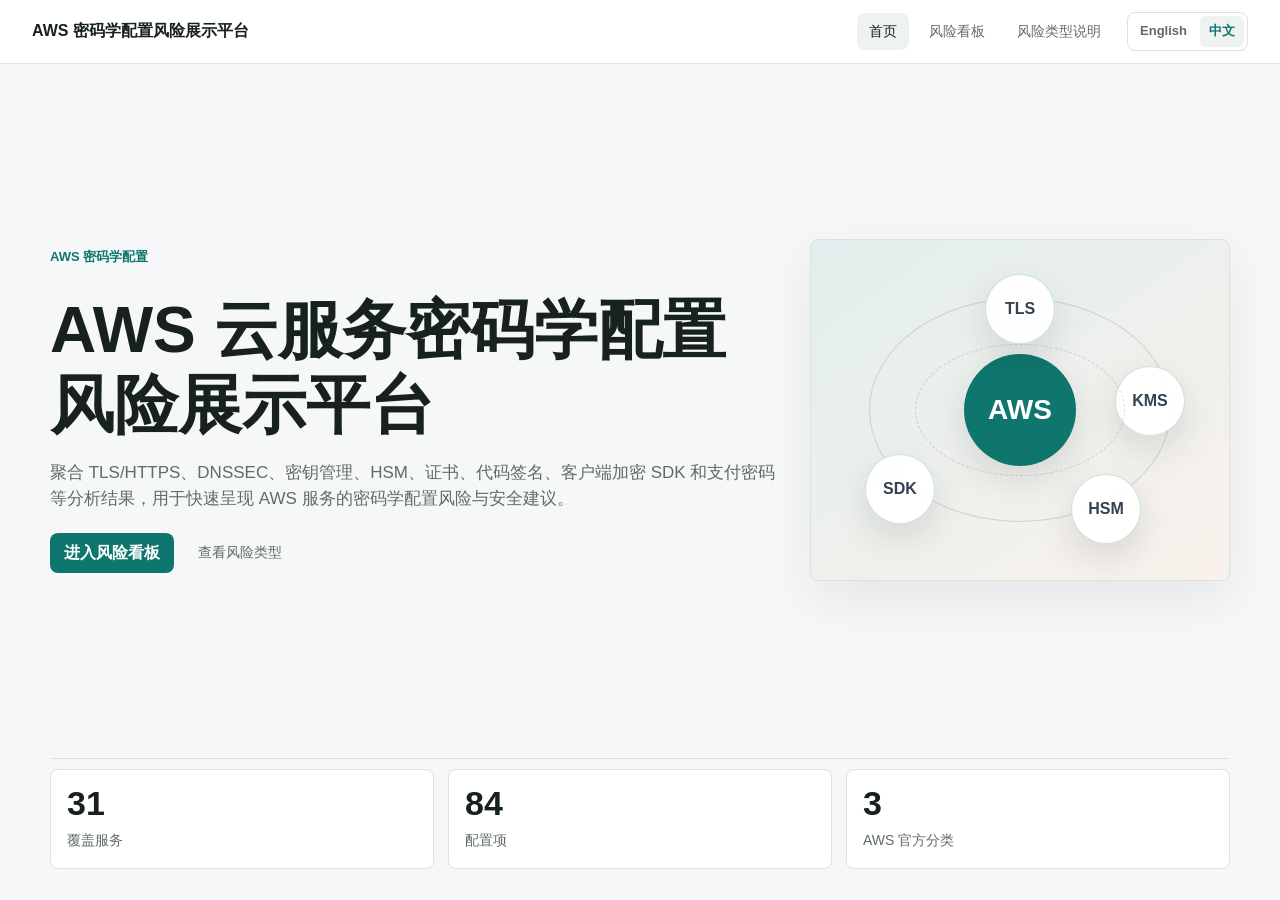
<file: index.html>
<!doctype html>
<html lang="zh-CN">
  <head>
    <meta charset="utf-8" />
    <meta name="viewport" content="width=device-width, initial-scale=1" />
    <title>AWS 密码学配置风险展示平台</title>
    <link rel="stylesheet" href="./styles.css" />
  </head>
  <body>
    <header class="topbar">
      <a class="brand" href="#/">AWS 密码学配置风险展示平台</a>
      <div class="topbar-actions">
        <nav class="nav" aria-label="导航"></nav>
        <div class="language-switcher" role="group" aria-label="Language">
          <a href="./index-en.html" data-lang-page="en">English</a>
          <a href="./index.html" data-lang-page="zh">中文</a>
        </div>
      </div>
    </header>

    <main id="app" class="app" aria-live="polite"></main>

    <script>
      window.APP_CONFIG = {
        lang: "zh-CN",
        langKey: "zh",
        title: "AWS 密码学配置风险展示平台",
        languagePages: {
          en: "./index-en.html",
          zh: "./index.html",
        },
        data: {
          services: "./data/new_services.json",
          items: "./data/new_config_items.json",
          riskTypes: "./data/new_risk_types.json",
        },
        categoryOverrides: {
          kms: "Cryptography & PKI",
          cloudhsm: "Cryptography & PKI",
          "aws-encryption-sdk": "Cryptography & PKI",
          "aws-database-encryption-sdk": "Cryptography & PKI",
          "s3-encryption-client": "Cryptography & PKI",
          signer: "Security, Identity, & Compliance",
          acm: "Security, Identity, & Compliance",
          "payment-cryptography": "Security, Identity, & Compliance",
        },
        filters: {
          awsCategories: [
            { value: "all", label: "全部" },
            { value: "Networking & Content Delivery", label: "Networking & Content Delivery" },
            { value: "Cryptography & PKI", label: "Cryptography & PKI" },
            { value: "Security, Identity, & Compliance", label: "Security, Identity, & Compliance" },
          ],
          cryptoGroups: [
            { value: "all", label: "全部" },
            { value: "TLS / 安全策略", label: "TLS / 安全策略" },
            { value: "DNSSEC / 完整性", label: "DNSSEC / 完整性" },
            { value: "网络连接安全", label: "网络连接安全" },
            { value: "VPN", label: "VPN" },
            { value: "密钥管理", label: "密钥管理" },
            { value: "身份与凭据安全", label: "身份与凭据安全" },
            { value: "数据保护", label: "数据保护" },
            { value: "安全监测与合规", label: "安全监测与合规" },
            { value: "HSM / 硬件密码模块", label: "HSM / 硬件密码模块" },
            { value: "证书管理", label: "证书管理" },
            { value: "代码签名", label: "代码签名" },
            { value: "客户端加密 SDK", label: "客户端加密 SDK" },
            { value: "支付密码", label: "支付密码" },
          ],
          statuses: [
            { value: "all", label: "全部" },
            { value: "可配置", label: "可配置" },
            { value: "部分可配置", label: "部分可配置" },
            { value: "不可配置", label: "不可配置" },
          ],
        },
        labels: {
          navCover: "首页",
          navDashboard: "风险看板",
          navRiskTypes: "风险类型说明",
          coverEyebrow: "AWS 密码学配置",
          coverTitle: "AWS 云服务密码学配置风险展示平台",
          coverCopy: "聚合 TLS/HTTPS、DNSSEC、密钥管理、HSM、证书、代码签名、客户端加密 SDK 和支付密码等分析结果，用于快速呈现 AWS 服务的密码学配置风险与安全建议。",
          enterDashboard: "进入风险看板",
          viewRiskTypes: "查看风险类型",
          servicesCovered: "覆盖服务",
          configItems: "配置项",
          officialCategories: "AWS 官方分类",
          dashboardTitle: "按 AWS 官方分类组织的密码学配置风险看板",
          dashboardCopy: "以 AWS 官方服务分类作为一级分组，同时保留 TLS、DNSSEC、密钥管理、HSM、证书、代码签名和客户端加密 SDK 等密码学维度。",
          services: "服务",
          awsServiceCategory: "AWS 服务分类",
          cryptoDimension: "密码学维度",
          controllability: "配置可控性",
          searchLabel: "搜索服务 / 密码学维度",
          searchPlaceholder: "输入 CloudFront、ACM、TLS、KMS、客户端加密 SDK...",
          sortLabel: "排序方式",
          sortRiskFirst: "高风险优先",
          sortName: "服务名称 A-Z",
          clearFilters: "清空筛选",
          riskCounts: "风险数量",
          serviceOverview: "服务风险总览",
          matchingSummary: (count, page, pages) => `共 ${count} 个服务匹配当前条件，当前第 ${page} / ${pages} 页。`,
          emptyResults: "没有匹配的服务。可以清空搜索词，或切换到“全部”分类。",
          previous: "上一页",
          next: "下一页",
          paginationLabel: "服务列表分页",
          viewDetails: "查看详情",
          backDashboard: "返回风险看板",
          serviceNotFound: (id) => `未找到 service_id 为 ${id} 的服务。`,
          riskFocus: "主要风险关注点",
          noConfigRisk: "该服务暂无配置项风险，属于说明性展示。",
          awsCategory: "AWS 服务分类",
          cryptoCategory: "密码学类别",
          mainFocus: "主要关注",
          configurationItems: "配置项",
          configurationItem: "配置项",
          apiEndpoint: "API / 端点",
          recommendedValues: "推荐值",
          riskyValues: "风险值",
          riskLevel: "风险级别",
          riskLevel_high: "高",
          riskLevel_medium: "中",
          riskLevel_low: "低",
          references: "参考文档",
          action: "操作",
          expand: "展开",
          collapse: "收起",
          riskReason: "风险原因",
          securityValueReason: "安全价值原因",
          noItems: "该服务当前没有列出直接由用户配置的密码学配置项，属于说明性条目；应在相关 API TLS、DNSSEC 或下游服务加密控制中落实治理。",
          referenceLink: "AWS 官方文档",
          riskTaxonomyTitle: "风险类型说明",
          riskTaxonomyCopy: "汇总密码学配置风险类型、相关 AWS 服务、典型风险值和推荐整改方向。",
          naTitle: "如何理解 N/A 和不可配置服务",
          naCopy: "部分服务本身不提供 TLS policy、cipher suite 或 KMS key 配置入口，例如 Cloud Map。平台仍保留这些服务，用于澄清加密边界，并提示应关注 API TLS、Route 53 DNSSEC、PrivateLink 或下游服务 TLS 等相邻控制。",
          riskTypeList: "支持的风险类型",
          riskTypeSummary: (count, page, pages) => `共 ${count} 类风险，当前第 ${page} / ${pages} 页。`,
          riskTypePaginationLabel: "风险类型分页",
          relatedServices: "相关服务：",
          typicalRiskyValues: "典型风险值：",
          recommendedDirection: "推荐方向：",
          groupGuide: "服务分组说明",
          fieldGuide: "数据字段说明",
          standardGuide: "风险判断说明",
          showMore: (count) => `展开 ${count}`,
          showLess: "收起",
          loadError: "加载数据失败。请通过本地 HTTP 服务运行项目，以便浏览器读取 JSON 文件。",
          coverGraphicLabel: "AWS 密码学风险封面图",
          platformSummaryLabel: "平台汇总",
          platformMetricsLabel: "平台指标",
          serviceFiltersLabel: "服务筛选",
          serviceCardsLabel: "服务卡片",
          riskTaxonomyEyebrow: "风险类型",
        },
        guides: {
          groupHeaders: ["密码学维度", "说明", "相关服务"],
          groupRows: [
            ["TLS / 安全策略", "TLS 协议版本、HTTPS listener、viewer security policy 与 TLS 终止点。", "CloudFront、ALB、NLB、VPC Lattice"],
            ["DNSSEC / 完整性", "DNS 响应完整性与信任链。", "Route 53"],
            ["网络连接安全", "传输加密可观测性、强制策略和服务发现边界。", "VPC、PrivateLink、Cloud Map"],
            ["VPN / IPsec", "IKE、IPsec、Phase 1/2 算法、DH group 和隧道认证。", "Site-to-Site VPN、Client VPN"],
            ["密钥管理", "KMS 密钥类型、用途、来源、轮换和策略治理。", "AWS KMS"],
            ["HSM / 硬件密码模块", "HSM 模式、机制、密钥属性和 CU 所有权。", "CloudHSM"],
            ["证书管理", "证书申请、导入、导出、透明日志、续期和私钥边界。", "ACM、Private CA"],
            ["代码签名", "签名 profile、签名算法、有效期和签名权限。", "AWS Signer"],
            ["客户端加密 SDK", "commitment policy、keyring、字段加密动作和搜索加密泄露面。", "AWS Encryption SDK、Database Encryption SDK、S3 Encryption Client"],
            ["支付密码", "支付密钥属性、PIN/CVV/MAC/data 操作和密钥导入导出。", "AWS Payment Cryptography"],
          ],
          fieldHeaders: ["字段", "含义", "说明"],
          fieldRows: [
            ["Service", "AWS 服务名称", "服务展示名称。"],
            ["Service_Group", "密码学维度", "看板中的密码学分组。"],
            ["Crypto_Category", "密码学类别", "更细的协议、密钥、证书或 SDK 分类。"],
            ["Configurable_Status", "配置可控性", "该密码学控制是否由客户直接配置。"],
            ["Configuration_Item", "配置项", "被评估的设置、策略、API 参数或 SDK 选项。"],
            ["API_Endpoint", "API / 端点", "配置项所在的 API、CLI、SDK 或配置入口。"],
            ["Recommended_Values", "推荐值", "推荐值或控制方向。"],
            ["Risky_Values", "风险值", "应避免、整改或作为兼容例外说明的值。"],
          ],
          standardRows: [
            ["风险值判断", "启用废弃协议、弱 cipher、缺少前向保密、错误密钥用途、不受控密钥导出或模糊加密边界的值，会被视为风险值。"],
            ["推荐值判断", "推荐值优先考虑 TLS 1.2/1.3、AEAD 与前向保密、DNSSEC 信任链、最小权限密钥用途、证书生命周期治理和新版 SDK 密码学基线。"],
            ["不可配置服务", "N/A 不代表没有安全关注点，而是该服务没有直接密码学配置字段，需要通过相邻服务和架构控制落实。"],
          ],
        },
      };
    </script>
    <script src="./app.js"></script>
  </body>
</html>
</file>
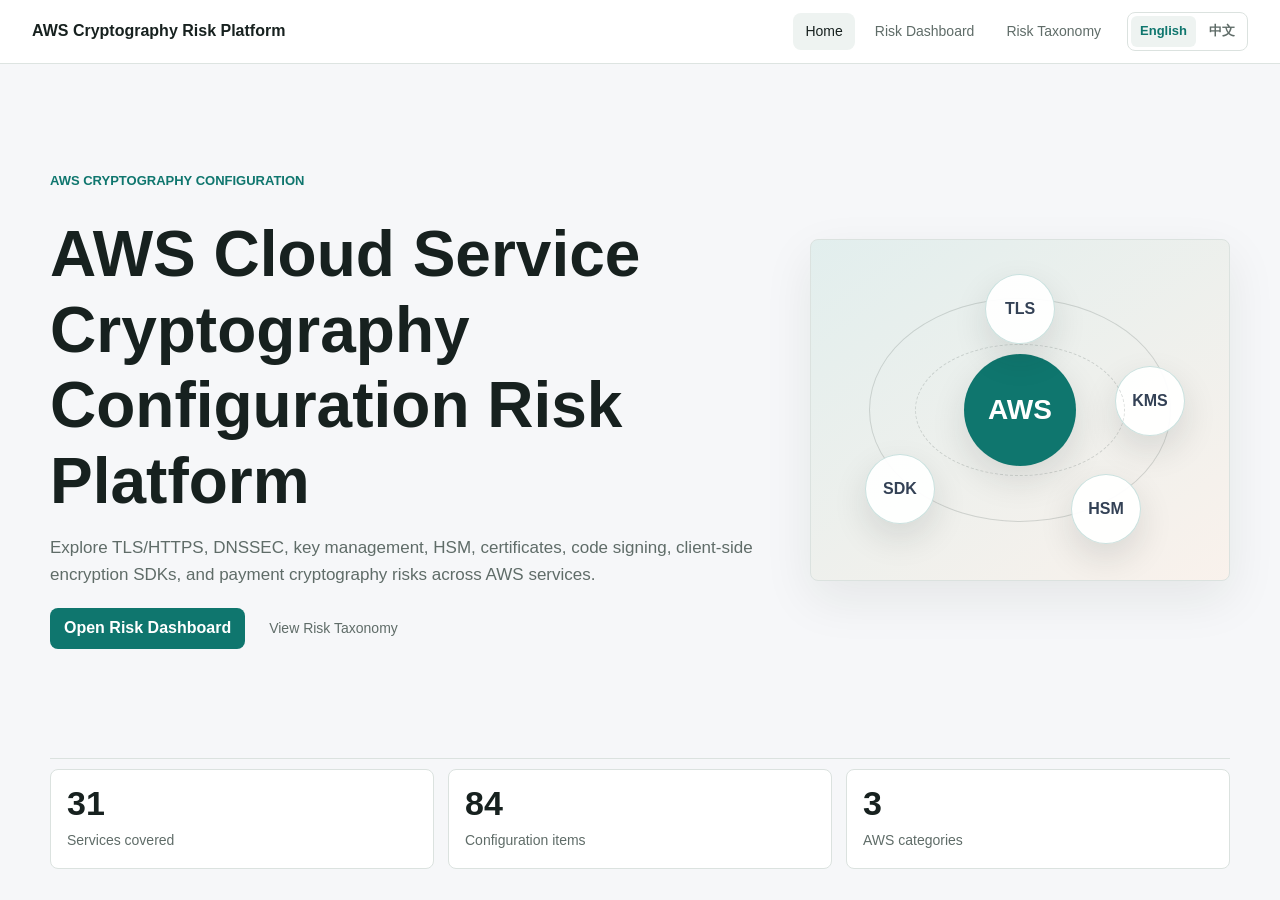
<file: index-en.html>
<!doctype html>
<html lang="en">
  <head>
    <meta charset="utf-8" />
    <meta name="viewport" content="width=device-width, initial-scale=1" />
    <title>AWS Cryptography Risk Platform</title>
    <link rel="stylesheet" href="./styles.css" />
  </head>
  <body>
    <header class="topbar">
      <a class="brand" href="#/">AWS Cryptography Risk Platform</a>
      <div class="topbar-actions">
        <nav class="nav" aria-label="Navigation"></nav>
        <div class="language-switcher" role="group" aria-label="Language">
          <a href="./index-en.html" data-lang-page="en">English</a>
          <a href="./index.html" data-lang-page="zh">中文</a>
        </div>
      </div>
    </header>

    <main id="app" class="app" aria-live="polite"></main>

    <script>
      window.APP_CONFIG = {
        lang: "en",
        langKey: "en",
        title: "AWS Cryptography Risk Platform",
        languagePages: {
          en: "./index-en.html",
          zh: "./index.html",
        },
        data: {
          services: "./data/en_services.json",
          items: "./data/en_config_items.json",
          riskTypes: "./data/en_risk_types.json",
        },
        categoryOverrides: {
          kms: "Cryptography & PKI",
          cloudhsm: "Cryptography & PKI",
          "aws-encryption-sdk": "Cryptography & PKI",
          "aws-database-encryption-sdk": "Cryptography & PKI",
          "s3-encryption-client": "Cryptography & PKI",
          signer: "Security, Identity, & Compliance",
          acm: "Security, Identity, & Compliance",
          "payment-cryptography": "Security, Identity, & Compliance",
        },
        filters: {
          awsCategories: [
            { value: "all", label: "All" },
            { value: "Networking & Content Delivery", label: "Networking & Content Delivery" },
            { value: "Cryptography & PKI", label: "Cryptography & PKI" },
            { value: "Security, Identity, & Compliance", label: "Security, Identity, & Compliance" },
          ],
          cryptoGroups: [
            { value: "all", label: "All" },
            { value: "TLS / Security Policy", label: "TLS / Security Policy" },
            { value: "DNSSEC / Integrity", label: "DNSSEC / Integrity" },
            { value: "Network Connectivity Security", label: "Network Connectivity Security" },
            { value: "VPN", label: "VPN" },
            { value: "Key Management", label: "Key Management" },
            { value: "Identity & Credential Security", label: "Identity & Credential Security" },
            { value: "Data Protection", label: "Data Protection" },
            { value: "Security Monitoring & Compliance", label: "Security Monitoring & Compliance" },
            { value: "HSM / Hardware Security Module", label: "HSM / Hardware Security Module" },
            { value: "Certificate Management", label: "Certificate Management" },
            { value: "Code Signing", label: "Code Signing" },
            { value: "Client-side Encryption SDK", label: "Client-side Encryption SDK" },
            { value: "Payment Cryptography", label: "Payment Cryptography" },
          ],
          statuses: [
            { value: "all", label: "All" },
            { value: "configurable", label: "Configurable" },
            { value: "partially_configurable", label: "Partially configurable" },
            { value: "not_configurable", label: "Not configurable" },
          ],
        },
        labels: {
          navCover: "Home",
          navDashboard: "Risk Dashboard",
          navRiskTypes: "Risk Taxonomy",
          coverEyebrow: "AWS Cryptography Configuration",
          coverTitle: "AWS Cloud Service Cryptography Configuration Risk Platform",
          coverCopy: "Explore TLS/HTTPS, DNSSEC, key management, HSM, certificates, code signing, client-side encryption SDKs, and payment cryptography risks across AWS services.",
          enterDashboard: "Open Risk Dashboard",
          viewRiskTypes: "View Risk Taxonomy",
          servicesCovered: "Services covered",
          configItems: "Configuration items",
          officialCategories: "AWS categories",
          dashboardTitle: "Cryptography configuration risks organized by AWS service category",
          dashboardCopy: "Use AWS official categories as the primary grouping while preserving cryptography dimensions such as TLS, DNSSEC, key management, HSM, certificate lifecycle, code signing, and client-side encryption SDKs.",
          services: "Services",
          awsServiceCategory: "AWS service category",
          cryptoDimension: "Cryptography dimension",
          controllability: "Configuration controllability",
          searchLabel: "Search service or cryptography dimension",
          searchPlaceholder: "Search CloudFront, ACM, TLS, KMS, client-side encryption SDK...",
          sortLabel: "Sort",
          sortRiskFirst: "High risk first",
          sortName: "Service name A-Z",
          clearFilters: "Clear filters",
          riskCounts: "Risk counts",
          serviceOverview: "Service Risk Overview",
          matchingSummary: (count, page, pages) => `${count} services match the current filters. Page ${page} of ${pages}.`,
          emptyResults: "No matching services. Clear the search term or switch filters back to All.",
          previous: "Previous",
          next: "Next",
          paginationLabel: "Service list pagination",
          viewDetails: "View Details",
          backDashboard: "Back to Risk Dashboard",
          serviceNotFound: (id) => `No service found for service_id ${id}.`,
          riskFocus: "Primary Risk Focus",
          noConfigRisk: "This service currently has no configuration-item risks and is shown for context.",
          awsCategory: "AWS service category",
          cryptoCategory: "Cryptography category",
          mainFocus: "Main focus",
          configurationItems: "Configuration items",
          configurationItem: "Configuration item",
          apiEndpoint: "API / endpoint",
          recommendedValues: "Recommended values",
          riskyValues: "Risky values",
          riskLevel: "Risk level",
          riskLevel_high: "High",
          riskLevel_medium: "Medium",
          riskLevel_low: "Low",
          references: "References",
          action: "Action",
          expand: "Expand",
          collapse: "Collapse",
          riskReason: "Risk reason",
          securityValueReason: "Security value reason",
          noItems: "No direct user-configurable cryptographic item is listed for this service. Treat the entry as explanatory and apply TLS, DNSSEC, or downstream encryption controls where relevant.",
          referenceLink: "AWS documentation",
          riskTaxonomyTitle: "Risk Taxonomy",
          riskTaxonomyCopy: "A consolidated view of cryptography configuration risk types, affected AWS services, typical risky values, and recommended remediation directions.",
          naTitle: "How to interpret N/A and non-configurable services",
          naCopy: "Some services do not expose direct TLS policy, cipher suite, or KMS key configuration. They remain in the platform to clarify encryption boundaries and point users to adjacent controls such as API TLS, Route 53 DNSSEC, PrivateLink, or downstream service TLS.",
          riskTypeList: "Supported Risk Types",
          riskTypeSummary: (count, page, pages) => `${count} risk types. Page ${page} of ${pages}.`,
          riskTypePaginationLabel: "Risk type pagination",
          relatedServices: "Related services: ",
          typicalRiskyValues: "Typical risky values: ",
          recommendedDirection: "Recommended direction: ",
          groupGuide: "Service Group Guide",
          fieldGuide: "Data Field Guide",
          standardGuide: "Risk Judgment Guide",
          showMore: (count) => `Show ${count} more`,
          showLess: "Show less",
          loadError: "Failed to load data. Please run the project through a local HTTP server so the browser can fetch JSON files.",
          coverGraphicLabel: "AWS cryptography risk cover graphic",
          platformSummaryLabel: "Platform summary",
          platformMetricsLabel: "Platform metrics",
          serviceFiltersLabel: "Service filters",
          serviceCardsLabel: "Service cards",
          riskTaxonomyEyebrow: "Risk Taxonomy",
        },
        guides: {
          groupHeaders: ["Cryptography dimension", "Description", "Related services"],
          groupRows: [
            ["TLS / Security Policy", "TLS protocol versions, HTTPS listeners, viewer security policies, and TLS endpoints.", "CloudFront, ALB, NLB, VPC Lattice"],
            ["DNSSEC / Integrity", "DNS response integrity and chain-of-trust controls.", "Route 53"],
            ["Network Connectivity Security", "Transport encryption visibility, enforcement, and service discovery boundaries.", "VPC, PrivateLink, Cloud Map"],
            ["VPN / IPsec", "IKE, IPsec, Phase 1/2 algorithms, DH groups, and tunnel authentication.", "Site-to-Site VPN, Client VPN"],
            ["Key Management", "KMS key type, usage, origin, rotation, and policy governance.", "AWS KMS"],
            ["HSM / Hardware Security Module", "HSM mode, mechanisms, key attributes, and crypto user ownership.", "CloudHSM"],
            ["Certificate Management", "Certificate request, import, export, transparency, renewal, and private-key boundaries.", "ACM, Private CA"],
            ["Code Signing", "Signing profile platform, signature algorithm, validity, and signing permissions.", "AWS Signer"],
            ["Client-side Encryption SDK", "Commitment policy, keyrings, cryptographic actions, and searchable encryption leakage.", "AWS Encryption SDK, Database Encryption SDK, S3 Encryption Client"],
            ["Payment Cryptography", "Payment key attributes, PIN/CVV/MAC/data operations, and key import/export.", "AWS Payment Cryptography"],
          ],
          fieldHeaders: ["Field", "Meaning", "Description"],
          fieldRows: [
            ["Service", "AWS service display name", "Human-readable service name."],
            ["Service_Group", "Cryptography dimension", "The cryptography-oriented grouping used in the dashboard."],
            ["Crypto_Category", "Cryptography category", "More specific protocol, key, certificate, or SDK category."],
            ["Configurable_Status", "Configuration controllability", "Whether the cryptographic control is directly configurable by customers."],
            ["Configuration_Item", "Configuration item", "The concrete setting, policy, API parameter, or SDK option being assessed."],
            ["API_Endpoint", "API / endpoint", "The API, CLI, SDK, or configuration surface where the item appears."],
            ["Recommended_Values", "Recommended values", "Preferred values or control direction."],
            ["Risky_Values", "Risky values", "Values that should be avoided, remediated, or justified as compatibility exceptions."],
          ],
          standardRows: [
            ["Risky value judgment", "A value is considered risky when it enables deprecated protocols, weak cipher properties, missing forward secrecy, weak key usage, uncontrolled key export, or ambiguous encryption boundaries."],
            ["Recommended value judgment", "Recommended values prioritize TLS 1.2/1.3, AEAD and forward secrecy, DNSSEC chain integrity, least-privilege key usage, governed certificate lifecycle, and current SDK cryptographic baselines."],
            ["Non-configurable services", "N/A does not mean no security concern. It means the service does not expose a direct cryptographic configuration field, so controls must be enforced through adjacent services and architecture."],
          ],
        },
      };
    </script>
    <script src="./app.js"></script>
  </body>
</html>
</file>
<file: styles.css>
:root {
  --bg: #f6f7f9;
  --surface: #ffffff;
  --surface-strong: #eef3f1;
  --text: #17211f;
  --muted: #5f6c68;
  --line: #dbe2df;
  --accent: #0f766e;
  --accent-2: #b45309;
  --accent-3: #334155;
  --danger: #b91c1c;
  --warn: #b45309;
  --info: #2563eb;
  --ok: #047857;
  --shadow: 0 18px 50px rgba(23, 33, 31, 0.08);
  color-scheme: light;
}

* {
  box-sizing: border-box;
}

body {
  margin: 0;
  background: var(--bg);
  color: var(--text);
  font-family:
    "Inter", "Segoe UI", "Microsoft YaHei", "PingFang SC", Arial, sans-serif;
  line-height: 1.55;
}

a {
  color: inherit;
  text-decoration: none;
}

button,
input,
select {
  font: inherit;
}

.topbar {
  position: sticky;
  top: 0;
  z-index: 10;
  display: flex;
  align-items: center;
  justify-content: space-between;
  gap: 24px;
  min-height: 64px;
  padding: 0 32px;
  border-bottom: 1px solid rgba(219, 226, 223, 0.92);
  background: rgba(255, 255, 255, 0.92);
  backdrop-filter: blur(14px);
}

.brand {
  font-weight: 760;
}

.topbar-actions {
  display: flex;
  align-items: center;
  gap: 14px;
}

.nav {
  display: flex;
  gap: 8px;
}

.language-switcher {
  display: inline-flex;
  gap: 4px;
  padding: 3px;
  border: 1px solid var(--line);
  border-radius: 8px;
  background: var(--surface);
}

.language-switcher button,
.language-switcher a {
  display: inline-flex;
  align-items: center;
  justify-content: center;
  min-height: 30px;
  padding: 5px 9px;
  border: 0;
  border-radius: 6px;
  background: transparent;
  color: var(--muted);
  cursor: pointer;
  font-size: 13px;
  font-weight: 720;
}

.language-switcher button.active,
.language-switcher button:hover,
.language-switcher a.active,
.language-switcher a:hover {
  background: var(--surface-strong);
  color: var(--accent);
}

.nav a,
.secondary-link,
.secondary-button,
.back-link,
.detail-link {
  display: inline-flex;
  align-items: center;
  min-height: 36px;
  padding: 8px 12px;
  border-radius: 8px;
  color: var(--muted);
  font-size: 14px;
}

.nav a.active,
.nav a:hover,
.secondary-link:hover,
.secondary-button:hover:not(:disabled),
.back-link:hover,
.detail-link:hover {
  background: var(--surface-strong);
  color: var(--text);
}

.secondary-button {
  border: 0;
  background: transparent;
  cursor: pointer;
}

.secondary-button:disabled {
  opacity: 0.46;
  cursor: not-allowed;
}

.app {
  width: min(1180px, calc(100% - 36px));
  margin: 0 auto;
  padding: 28px 0 56px;
}

.app:has(.cover-page) {
  padding-top: 8px;
  padding-bottom: 24px;
}

.app:has(.dashboard-layout) {
  width: min(1440px, calc(100% - 32px));
}

.cover-page {
  display: grid;
  grid-template-columns: minmax(0, 1fr) 420px;
  gap: 30px;
  align-items: center;
  min-height: calc(100vh - 214px);
  padding: 0 0 10px;
}

.cover-panel {
  display: grid;
  gap: 16px;
}

.cover-panel h1 {
  max-width: 900px;
}

.cover-copy {
  max-width: 760px;
  margin: 0;
  color: var(--muted);
  font-size: 17px;
}

.cover-actions {
  display: flex;
  flex-wrap: wrap;
  gap: 12px;
  align-items: center;
  margin-top: 4px;
}

.cover-visual {
  min-height: 340px;
  border: 1px solid var(--line);
  border-radius: 8px;
  background:
    linear-gradient(145deg, rgba(15, 118, 110, 0.12), rgba(180, 83, 9, 0.08)),
    var(--surface);
  box-shadow: var(--shadow);
  overflow: hidden;
}

.risk-orbit {
  position: relative;
  width: 100%;
  height: 340px;
}

.risk-orbit::before,
.risk-orbit::after {
  content: "";
  position: absolute;
  inset: 58px;
  border: 1px solid rgba(95, 108, 104, 0.24);
  border-radius: 50%;
}

.risk-orbit::after {
  inset: 104px;
  border-style: dashed;
}

.node {
  position: absolute;
  display: inline-flex;
  align-items: center;
  justify-content: center;
  width: 70px;
  height: 70px;
  border: 1px solid rgba(15, 118, 110, 0.22);
  border-radius: 50%;
  background: rgba(255, 255, 255, 0.94);
  color: var(--accent-3);
  font-weight: 820;
  box-shadow: 0 14px 35px rgba(23, 33, 31, 0.12);
}

.node-main {
  top: 50%;
  left: 50%;
  width: 112px;
  height: 112px;
  transform: translate(-50%, -50%);
  background: var(--accent);
  color: #fff;
  font-size: 28px;
}

.node-a {
  top: 34px;
  left: 50%;
  transform: translateX(-50%);
}

.node-b {
  top: 126px;
  right: 44px;
}

.node-c {
  right: 88px;
  bottom: 36px;
}

.node-d {
  bottom: 56px;
  left: 54px;
}

.cover-stats {
  display: grid;
  grid-template-columns: repeat(3, 1fr);
  gap: 14px;
  padding-top: 10px;
  border-top: 1px solid var(--line);
}

.cover-stats div {
  min-height: 92px;
  padding: 16px;
  border: 1px solid var(--line);
  border-radius: 8px;
  background: var(--surface);
}

.cover-stats strong {
  display: block;
  font-size: 34px;
  line-height: 1;
}

.cover-stats span {
  display: block;
  margin-top: 10px;
  color: var(--muted);
  font-size: 14px;
}

.hero {
  display: grid;
  grid-template-columns: minmax(0, 1fr) 360px;
  gap: 32px;
  align-items: end;
  padding: 48px 0 34px;
  border-bottom: 1px solid var(--line);
}

.eyebrow {
  margin: 0 0 10px;
  color: var(--accent);
  font-size: 13px;
  font-weight: 760;
  letter-spacing: 0;
  text-transform: uppercase;
}

h1,
h2,
h3 {
  margin: 0;
  line-height: 1.18;
}

h1 {
  max-width: 860px;
  font-size: clamp(34px, 5vw, 64px);
  font-weight: 820;
}

h2 {
  font-size: 24px;
}

h3 {
  font-size: 18px;
}

.hero-copy,
.page-title p {
  max-width: 840px;
  margin: 18px 0 0;
  color: var(--muted);
  font-size: 17px;
}

.hero-metrics {
  display: grid;
  grid-template-columns: repeat(3, 1fr);
  gap: 10px;
}

.hero-metrics div {
  min-height: 104px;
  padding: 18px;
  border: 1px solid var(--line);
  border-radius: 8px;
  background: var(--surface);
  box-shadow: var(--shadow);
}

.hero-metrics strong,
.kpi strong {
  display: block;
  font-size: 32px;
  line-height: 1;
}

.hero-metrics span,
.kpi span {
  display: block;
  margin-top: 10px;
  color: var(--muted);
  font-size: 13px;
}

.dashboard-layout {
  display: grid;
  grid-template-columns: 268px minmax(0, 1fr);
  gap: 30px;
  align-items: start;
  padding: 28px 0 0;
}

.filters {
  position: sticky;
  top: 88px;
  display: grid;
  gap: 16px;
  max-height: calc(100vh - 112px);
  padding: 0 20px 0 0;
  overflow: auto;
  border-right: 1px solid var(--line);
}

.results-panel {
  min-width: 0;
}

.results-toolbar {
  position: sticky;
  top: 78px;
  z-index: 8;
  display: grid;
  grid-template-columns: minmax(260px, 1fr) auto;
  gap: 16px;
  align-items: end;
  margin-bottom: 18px;
  padding: 12px 0;
  border-bottom: 1px solid rgba(219, 226, 223, 0.92);
  background: rgba(246, 247, 249, 0.94);
  backdrop-filter: blur(12px);
}

.result-search {
  min-width: 0;
}

.pagination-slot {
  display: flex;
  justify-content: flex-end;
}

.filter-block {
  display: grid;
  gap: 8px;
}

.filter-label {
  color: var(--muted);
  font-size: 12px;
  font-weight: 760;
  text-transform: uppercase;
}

.search-box {
  display: grid;
  gap: 8px;
  color: var(--muted);
  font-size: 12px;
  font-weight: 760;
  text-transform: uppercase;
}

.search-box input {
  width: 100%;
  min-height: 40px;
  padding: 0 12px;
  border: 1px solid var(--line);
  border-radius: 8px;
  background: var(--surface);
  color: var(--text);
  font-size: 13px;
  text-transform: none;
  outline: none;
}

.search-box input:focus {
  border-color: var(--accent);
  box-shadow: 0 0 0 4px rgba(15, 118, 110, 0.12);
}

.filter-toolbar {
  display: grid;
  gap: 12px;
}

.sort-box {
  display: grid;
  gap: 8px;
  color: var(--muted);
  font-size: 12px;
  font-weight: 760;
  text-transform: uppercase;
}

.sort-box select {
  min-height: 40px;
  padding: 0 36px 0 12px;
  border: 1px solid var(--line);
  border-radius: 8px;
  background: var(--surface);
  color: var(--text);
  font-size: 13px;
  text-transform: none;
  outline: none;
}

.sort-box select:focus {
  border-color: var(--accent);
  box-shadow: 0 0 0 4px rgba(15, 118, 110, 0.12);
}

.chips {
  display: grid;
  gap: 3px;
}

.chip {
  display: flex;
  align-items: center;
  justify-content: space-between;
  gap: 10px;
  width: 100%;
  min-height: 30px;
  padding: 6px 8px 6px 10px;
  border: 0;
  border-left: 3px solid transparent;
  border-radius: 6px;
  background: transparent;
  color: var(--muted);
  cursor: pointer;
  font-size: 13px;
  line-height: 1.25;
  text-align: left;
}

.chip.active,
.chip:hover {
  border-left-color: var(--accent);
  background: #eef3f1;
  color: var(--accent);
}

.chip-toggle {
  justify-content: flex-start;
  color: var(--accent);
  font-weight: 750;
}

.chip-label {
  min-width: 0;
  overflow-wrap: anywhere;
}

.chip-count {
  flex: 0 0 auto;
  min-width: 26px;
  padding: 2px 6px;
  border-radius: 999px;
  background: #f1f5f9;
  color: var(--accent-3);
  font-size: 12px;
  text-align: center;
}

.chip.active .chip-count,
.chip:hover .chip-count {
  background: #d9ebe6;
  color: var(--accent);
}

.section-head {
  display: flex;
  justify-content: space-between;
  gap: 18px;
  align-items: end;
  margin: 10px 0 18px;
}

.section-head p {
  margin: 8px 0 0;
  color: var(--muted);
}

.service-grid {
  display: grid;
  grid-template-columns: repeat(3, minmax(0, 1fr));
  gap: 16px;
}

.pagination {
  display: flex;
  justify-content: center;
  align-items: center;
  gap: 10px;
  margin: 0;
}

.pagination-pages {
  display: flex;
  flex-wrap: wrap;
  justify-content: center;
  gap: 8px;
}

.pagination button {
  min-width: 38px;
  min-height: 36px;
  padding: 7px 12px;
  border: 1px solid var(--line);
  border-radius: 8px;
  background: var(--surface);
  color: var(--muted);
  cursor: pointer;
}

.pagination button:hover:not(:disabled),
.pagination button.active {
  border-color: rgba(15, 118, 110, 0.34);
  background: var(--surface-strong);
  color: var(--accent);
}

.pagination button.active {
  font-weight: 800;
}

.pagination button:disabled {
  opacity: 0.48;
  cursor: not-allowed;
}

.compact-pagination {
  justify-content: flex-end;
  margin: 0;
}

.service-card {
  display: flex;
  flex-direction: column;
  gap: 14px;
  min-height: 320px;
  padding: 20px;
  border: 1px solid var(--line);
  border-radius: 8px;
  background: var(--surface);
  box-shadow: 0 10px 30px rgba(23, 33, 31, 0.04);
}

.service-card h3 {
  min-height: 44px;
  overflow-wrap: anywhere;
  word-break: break-word;
}

.meta-list {
  display: grid;
  gap: 8px;
  margin: 0;
}

.meta-list div {
  display: grid;
  grid-template-columns: 92px minmax(0, 1fr);
  gap: 10px;
}

.meta-list dt {
  color: var(--muted);
  font-size: 13px;
}

.meta-list dd {
  margin: 0;
  min-width: 0;
  overflow-wrap: anywhere;
  word-break: break-word;
}

.risk-counts {
  display: grid;
  grid-template-columns: repeat(3, minmax(0, 1fr));
  gap: 8px;
}

.risk-count {
  min-height: 58px;
  padding: 9px 10px;
  border: 1px solid var(--line);
  border-radius: 8px;
  background: #f8faf9;
}

.risk-count strong,
.risk-count span {
  display: block;
}

.risk-count strong {
  font-size: 22px;
  line-height: 1;
}

.risk-count span {
  margin-top: 7px;
  color: var(--muted);
  font-size: 12px;
}

.risk-count.high {
  background: #fef2f2;
  color: var(--danger);
}

.risk-count.medium {
  background: #fff7ed;
  color: var(--warn);
}

.risk-count.info {
  background: #eff6ff;
  color: var(--info);
}

.tag-row {
  display: grid;
  grid-template-columns: max-content minmax(0, 1fr);
  gap: 8px;
  align-items: start;
  min-height: 60px;
}

.tag-row .official {
  grid-column: 1 / -1;
  width: fit-content;
}

.tag {
  display: inline-flex;
  align-items: center;
  width: fit-content;
  max-width: 100%;
  min-height: 26px;
  padding: 4px 8px;
  border-radius: 999px;
  background: #edf4f2;
  color: #0f5f58;
  font-size: 12px;
  font-weight: 700;
  overflow-wrap: anywhere;
  word-break: break-word;
}

.tag.official {
  background: #e0f2fe;
  color: #075985;
}

.tag.partial {
  background: #fff7ed;
  color: var(--warn);
}

.tag.none {
  background: #f1f5f9;
  color: var(--accent-3);
}

.tag.high {
  background: #fee2e2;
  color: var(--danger);
}

.tag.medium {
  background: #fef3c7;
  color: var(--warn);
}

.tag.low,
.tag.info {
  background: #dbeafe;
  color: var(--info);
}

.card-actions {
  margin-top: auto;
}

.primary-button {
  display: inline-flex;
  align-items: center;
  justify-content: center;
  min-height: 38px;
  padding: 8px 14px;
  border-radius: 8px;
  background: var(--accent);
  color: #fff;
  font-weight: 750;
}

.primary-button:hover {
  background: #0d625c;
}

.back-link {
  margin-bottom: 18px;
}

.detail-header {
  display: grid;
  gap: 18px;
  padding-bottom: 26px;
  border-bottom: 1px solid var(--line);
}

.detail-intro {
  max-width: 880px;
  margin: 0;
  color: var(--muted);
  font-size: 16px;
}

.info-grid {
  display: grid;
  grid-template-columns: repeat(5, minmax(0, 1fr));
  gap: 10px;
}

.kpi {
  min-height: 96px;
  padding: 16px;
  border: 1px solid var(--line);
  border-radius: 8px;
  background: var(--surface);
}

.detail-header .kpi {
  min-height: 84px;
  padding: 14px;
}

.detail-header .kpi span {
  margin-top: 0;
  font-size: 12px;
}

.detail-header .kpi strong {
  margin-top: 8px;
  font-size: 17px;
  line-height: 1.28;
}

.risk-focus,
.analysis-table-wrap,
.info-band,
.accordion-section,
.two-column {
  margin-top: 24px;
}

.risk-focus,
.info-band {
  padding: 20px;
  border: 1px solid var(--line);
  border-radius: 8px;
  background: var(--surface);
}

.risk-focus ul {
  margin: 12px 0 0;
  padding-left: 22px;
}

.risk-focus li,
.kpi strong {
  overflow-wrap: anywhere;
  word-break: break-word;
}

.analysis-table-wrap {
  overflow-x: auto;
  border: 1px solid var(--line);
  border-radius: 8px;
  background: var(--surface);
}

table {
  width: 100%;
  border-collapse: collapse;
}

th,
td {
  padding: 13px 14px;
  border-bottom: 1px solid var(--line);
  text-align: left;
  vertical-align: top;
}

th {
  background: #f8faf9;
  color: var(--muted);
  font-size: 13px;
  white-space: nowrap;
}

td {
  min-width: 150px;
}

td:first-child {
  min-width: 220px;
}

.analysis-table {
  table-layout: fixed;
}

.analysis-table .col-config {
  width: 18%;
}

.analysis-table .col-api {
  width: 20%;
}

.analysis-table .col-recommended,
.analysis-table .col-risky {
  width: 17%;
}

.analysis-table .col-level {
  width: 10%;
}

.analysis-table .col-reference {
  width: 10%;
}

.analysis-table .col-action {
  width: 8%;
}

.analysis-table th,
.analysis-table td {
  min-width: 0;
  overflow-wrap: anywhere;
  word-break: break-word;
}

.analysis-table td {
  white-space: pre-line;
}

.analysis-table th {
  white-space: normal;
}

tr.detail-row td {
  background: #fbfcfc;
}

.expand-button {
  border: 0;
  background: transparent;
  color: var(--accent);
  cursor: pointer;
  font-weight: 760;
  padding: 0;
}

.reason-grid {
  display: grid;
  grid-template-columns: 1fr 1fr;
  gap: 18px;
}

.reason-grid h4 {
  margin: 0 0 8px;
}

.reason-grid p {
  margin: 0;
  color: var(--muted);
}

.page-title {
  padding: 42px 0 28px;
  border-bottom: 1px solid var(--line);
}

.important {
  border-left: 5px solid var(--accent);
}

.info-band p {
  margin: 10px 0 0;
  color: var(--muted);
}

.accordion-list {
  display: grid;
  gap: 10px;
  margin-top: 14px;
}

.risk-list-head {
  display: flex;
  align-items: end;
  justify-content: space-between;
  gap: 18px;
}

.risk-list-head p {
  margin: 8px 0 0;
  color: var(--muted);
}

details {
  border: 1px solid var(--line);
  border-radius: 8px;
  background: var(--surface);
}

summary {
  cursor: pointer;
  padding: 16px 18px;
  font-weight: 760;
}

details .panel {
  padding: 0 18px 18px;
  color: var(--muted);
}

.two-column {
  display: grid;
  grid-template-columns: 1fr 1fr;
  gap: 18px;
}

.compact-table {
  margin-top: 14px;
  overflow: auto;
  border: 1px solid var(--line);
  border-radius: 8px;
  background: var(--surface);
}

.empty-state {
  padding: 28px;
  border: 1px dashed var(--line);
  border-radius: 8px;
  background: var(--surface);
  color: var(--muted);
}

@media (max-width: 980px) {
  .hero,
  .cover-page,
  .dashboard-layout,
  .two-column {
    grid-template-columns: 1fr;
  }

  .cover-page {
    min-height: auto;
  }

  .dashboard-layout {
    gap: 20px;
  }

  .filters {
    position: static;
    max-height: none;
    padding: 0 0 20px;
    overflow: visible;
    border-right: 0;
    border-bottom: 1px solid var(--line);
  }

  .results-toolbar {
    top: 76px;
    grid-template-columns: 1fr;
    align-items: stretch;
  }

  .pagination-slot {
    justify-content: flex-start;
  }

  .service-grid,
  .info-grid {
    grid-template-columns: repeat(2, minmax(0, 1fr));
  }
}

@media (max-width: 680px) {
  .topbar {
    align-items: flex-start;
    flex-direction: column;
    padding: 14px 18px;
  }

  .topbar-actions {
    align-items: flex-start;
    flex-direction: column;
    gap: 10px;
    width: 100%;
  }

  .nav {
    flex-wrap: wrap;
  }

  .app {
    width: min(100% - 28px, 1180px);
    padding-top: 18px;
  }

  .app:has(.cover-page) {
    padding-top: 6px;
    padding-bottom: 18px;
  }

  .hero {
    padding-top: 26px;
  }

  .hero-metrics,
  .cover-stats,
  .service-grid,
  .info-grid,
  .reason-grid {
    grid-template-columns: 1fr;
  }

  .tag-row {
    grid-template-columns: 1fr;
  }

  .sort-box select,
  .secondary-button {
    width: 100%;
  }

  .pagination {
    align-items: stretch;
    flex-direction: column;
  }

  .risk-list-head {
    align-items: stretch;
    flex-direction: column;
  }

  .compact-pagination {
    justify-content: flex-start;
  }

  .analysis-table-wrap {
    overflow: visible;
    border: 0;
    background: transparent;
  }

  .analysis-table,
  .analysis-table tbody,
  .analysis-table tr,
  .analysis-table td {
    display: block;
    width: 100%;
  }

  .analysis-table thead,
  .analysis-table colgroup {
    display: none;
  }

  .analysis-table tr {
    margin-bottom: 12px;
    border: 1px solid var(--line);
    border-radius: 8px;
    background: var(--surface);
    overflow: hidden;
  }

  .analysis-table tr[hidden] {
    display: none;
  }

  .analysis-table td {
    display: grid;
    grid-template-columns: minmax(104px, 34%) minmax(0, 1fr);
    gap: 12px;
    min-width: 0;
    padding: 12px 14px;
  }

  .analysis-table td::before {
    content: attr(data-label);
    color: var(--muted);
    font-size: 12px;
    font-weight: 760;
  }

  .analysis-table td[colspan] {
    display: block;
  }

  .analysis-table td[colspan]::before {
    content: "";
    display: none;
  }

  .detail-row {
    margin-top: -12px;
    border-top: 0;
  }

  .cover-page {
    min-height: auto;
    padding-top: 0;
  }

  .cover-visual,
  .risk-orbit {
    min-height: 260px;
    height: 260px;
  }

  .risk-orbit::before {
    inset: 34px;
  }

  .risk-orbit::after {
    inset: 68px;
  }

  .node {
    width: 58px;
    height: 58px;
    font-size: 13px;
  }

  .node-main {
    width: 92px;
    height: 92px;
    font-size: 23px;
  }

  .node-a {
    top: 18px;
  }

  .node-b {
    top: 98px;
    right: 24px;
  }

  .node-c {
    right: 56px;
    bottom: 22px;
  }

  .node-d {
    bottom: 40px;
    left: 28px;
  }

  .section-head {
    align-items: flex-start;
    flex-direction: column;
  }

  h1 {
    font-size: 36px;
  }
}
</file>
